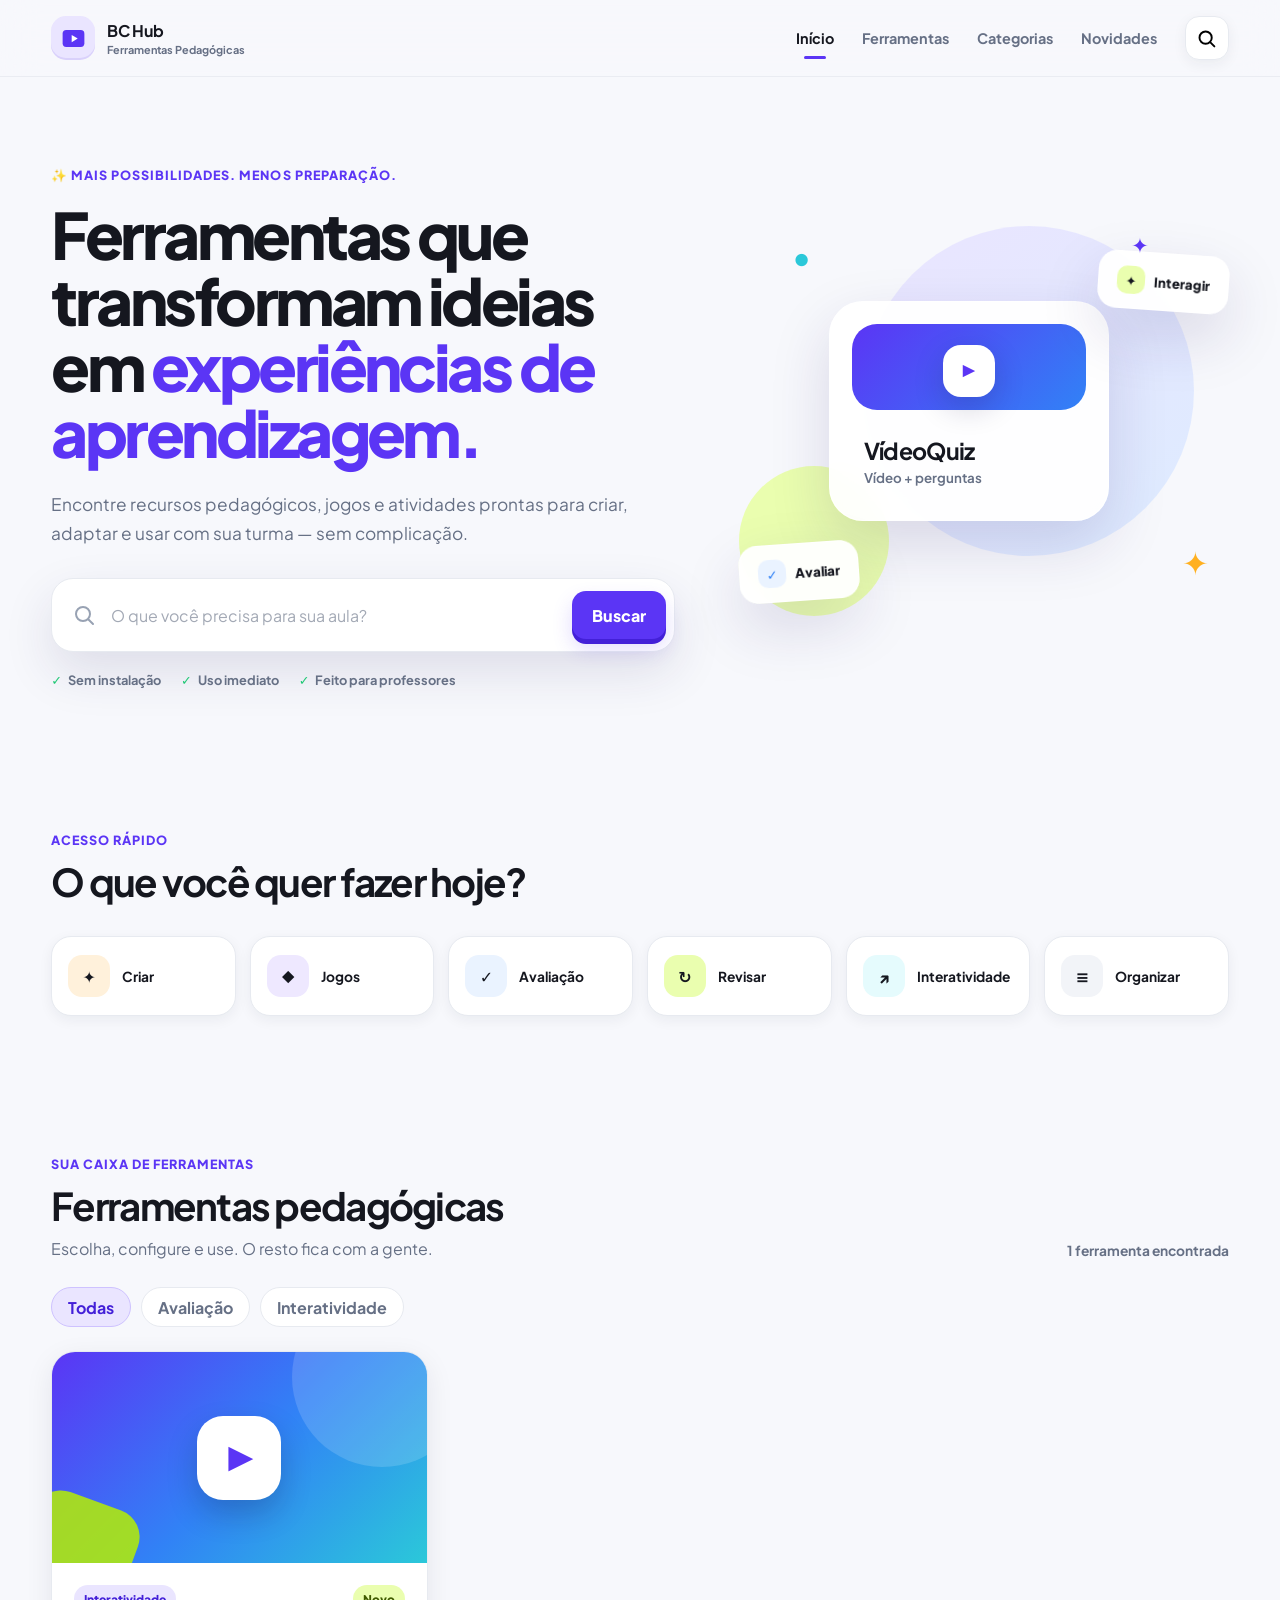
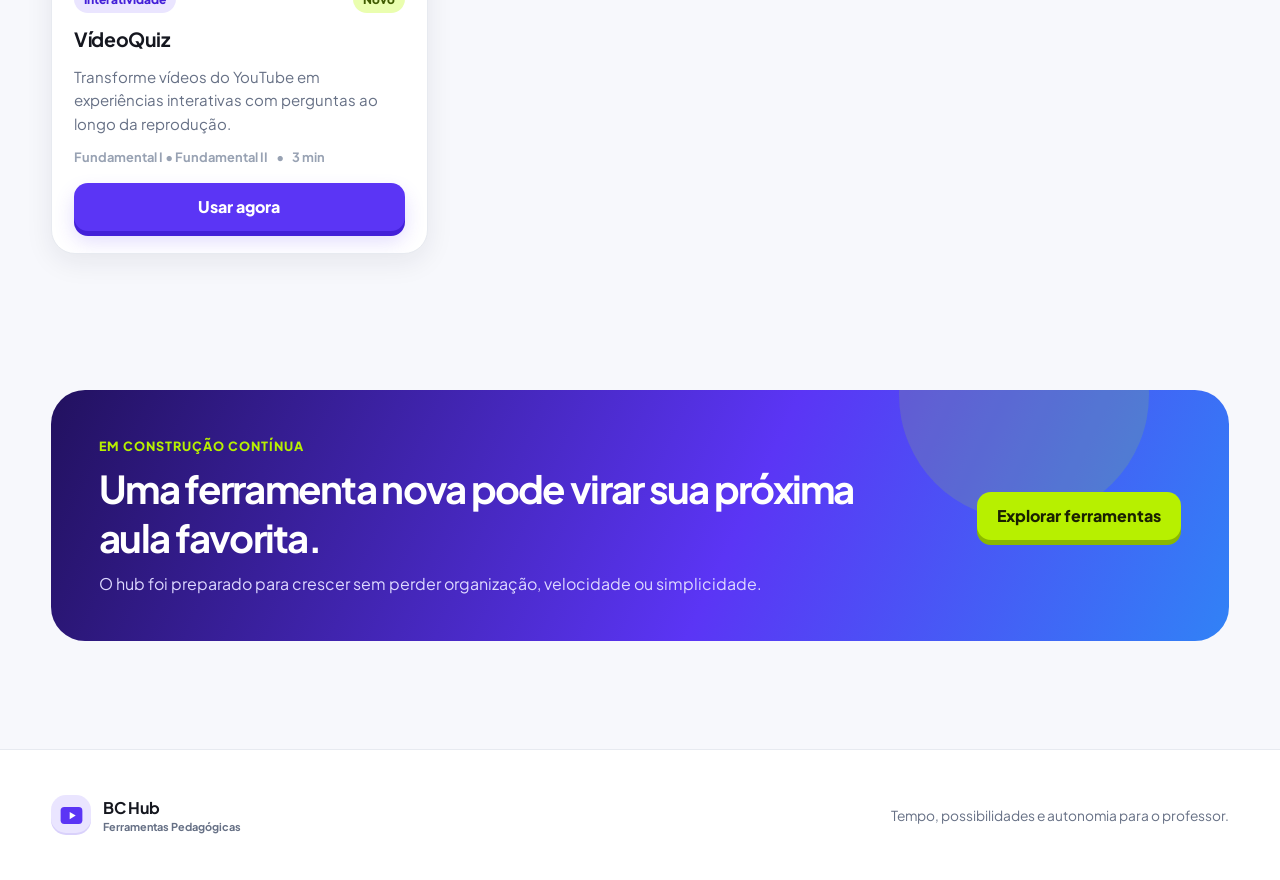
<file: index.html>
<!DOCTYPE html>
<html lang="pt-BR">
<head>
  <meta charset="UTF-8" />
  <meta name="viewport" content="width=device-width, initial-scale=1.0" />
  <meta name="description" content="BC Hub Pedagógico — ferramentas simples, lúdicas e prontas para transformar ideias em experiências de aprendizagem." />
  <title>BC Hub Pedagógico</title>
  <link rel="preconnect" href="https://fonts.googleapis.com">
  <link rel="preconnect" href="https://fonts.gstatic.com" crossorigin>
  <link href="https://fonts.googleapis.com/css2?family=Plus+Jakarta+Sans:wght@400;500;600;700;800&display=swap" rel="stylesheet">
  <link rel="stylesheet" href="./css/tokens.css" />
  <link rel="stylesheet" href="./css/components.css" />
  <link rel="stylesheet" href="./css/portal.css" />
</head>
<body>
  <a class="skip-link" href="#main">Ir para o conteúdo</a>

  <header class="site-header">
    <div class="shell header-inner">
      <a class="brand" href="./" aria-label="BC Hub Pedagógico — início">
        <span class="brand-mark" aria-hidden="true">
          <svg viewBox="0 0 48 48" role="img"><path d="M12 10h24a6 6 0 0 1 6 6v16a6 6 0 0 1-6 6H12a6 6 0 0 1-6-6V16a6 6 0 0 1 6-6Z" fill="currentColor"/><path d="m21 18 10 6-10 6V18Z" fill="white"/></svg>
        </span>
        <span>
          <strong>BC Hub</strong>
          <small>Ferramentas Pedagógicas</small>
        </span>
      </a>

      <nav class="desktop-nav" aria-label="Navegação principal">
        <a class="active" href="#inicio">Início</a>
        <a href="#ferramentas">Ferramentas</a>
        <a href="#categorias">Categorias</a>
        <a href="#novidades">Novidades</a>
      </nav>

      <button class="icon-btn" id="openSearch" type="button" aria-label="Abrir busca">
        <svg viewBox="0 0 24 24" aria-hidden="true"><path d="m21 21-4.3-4.3M11 18a7 7 0 1 1 0-14 7 7 0 0 1 0 14Z"/></svg>
      </button>
    </div>
  </header>

  <main id="main">
    <section class="hero shell" id="inicio">
      <div class="hero-copy">
        <span class="eyebrow">✨ Mais possibilidades. Menos preparação.</span>
        <h1>Ferramentas que transformam ideias em <span>experiências de aprendizagem.</span></h1>
        <p>Encontre recursos pedagógicos, jogos e atividades prontas para criar, adaptar e usar com sua turma — sem complicação.</p>

        <form class="hero-search" id="heroSearch" role="search">
          <svg viewBox="0 0 24 24" aria-hidden="true"><path d="m21 21-4.3-4.3M11 18a7 7 0 1 1 0-14 7 7 0 0 1 0 14Z"/></svg>
          <label class="sr-only" for="searchInput">Buscar ferramentas</label>
          <input id="searchInput" type="search" placeholder="O que você precisa para sua aula?" autocomplete="off" />
          <button class="btn btn-primary" type="submit">Buscar</button>
        </form>

        <div class="trust-row" aria-label="Destaques da plataforma">
          <span>Sem instalação</span>
          <span>Uso imediato</span>
          <span>Feito para professores</span>
        </div>
      </div>

      <div class="hero-art" aria-hidden="true">
        <div class="orb orb-a"></div>
        <div class="orb orb-b"></div>
        <div class="tool-collage">
          <div class="mini-card mini-card-main">
            <span class="mini-icon">▶</span>
            <strong>VídeoQuiz</strong>
            <small>Vídeo + perguntas</small>
          </div>
          <div class="mini-card mini-card-side mini-card-one"><span>✦</span> Interagir</div>
          <div class="mini-card mini-card-side mini-card-two"><span>✓</span> Avaliar</div>
          <div class="spark spark-1">✦</div>
          <div class="spark spark-2">●</div>
          <div class="spark spark-3">✦</div>
        </div>
      </div>
    </section>

    <section class="section shell" id="categorias">
      <div class="section-head compact">
        <div>
          <span class="section-kicker">Acesso rápido</span>
          <h2>O que você quer fazer hoje?</h2>
        </div>
      </div>
      <div class="quick-grid" id="categoryChips" aria-label="Categorias de ferramentas"></div>
    </section>

    <section class="section shell" id="ferramentas">
      <div class="section-head">
        <div>
          <span class="section-kicker">Sua caixa de ferramentas</span>
          <h2>Ferramentas pedagógicas</h2>
          <p>Escolha, configure e use. O resto fica com a gente.</p>
        </div>
        <div class="result-count" id="resultCount" aria-live="polite"></div>
      </div>

      <div class="filter-row" id="filterRow" aria-label="Filtros"></div>
      <div class="tools-grid" id="toolsGrid" aria-live="polite"></div>

      <div class="empty-state" id="emptyState" hidden>
        <div class="empty-icon" aria-hidden="true">⌕</div>
        <h3>Nenhuma ferramenta encontrada</h3>
        <p>Tente buscar com outras palavras ou escolha outra categoria.</p>
        <button class="btn btn-secondary" id="clearFilters" type="button">Limpar filtros</button>
      </div>
    </section>

    <section class="section shell" id="novidades">
      <div class="feature-banner">
        <div>
          <span class="section-kicker">Em construção contínua</span>
          <h2>Uma ferramenta nova pode virar sua próxima aula favorita.</h2>
          <p>O hub foi preparado para crescer sem perder organização, velocidade ou simplicidade.</p>
        </div>
        <a class="btn btn-lime" href="#ferramentas">Explorar ferramentas</a>
      </div>
    </section>
  </main>

  <footer class="site-footer">
    <div class="shell footer-inner">
      <div class="brand footer-brand">
        <span class="brand-mark" aria-hidden="true"><svg viewBox="0 0 48 48"><path d="M12 10h24a6 6 0 0 1 6 6v16a6 6 0 0 1-6 6H12a6 6 0 0 1-6-6V16a6 6 0 0 1 6-6Z" fill="currentColor"/><path d="m21 18 10 6-10 6V18Z" fill="white"/></svg></span>
        <span><strong>BC Hub</strong><small>Ferramentas Pedagógicas</small></span>
      </div>
      <p>Tempo, possibilidades e autonomia para o professor.</p>
    </div>
  </footer>

  <script type="module" src="./js/portal.js"></script>
</body>
</html>
</file>
<file: css/tokens.css>
:root {
  --brand-primary: #5b35f5;
  --brand-primary-dark: #4320d8;
  --brand-primary-light: #eae5ff;
  --brand-blue: #3182f6;
  --brand-blue-light: #eaf3ff;
  --brand-lime: #b7f000;
  --brand-lime-soft: #eafeaf;
  --accent-cyan: #2bc8d9;
  --accent-orange: #ffb020;
  --accent-yellow: #ffd43b;
  --success: #20c875;
  --warning: #ffb020;
  --danger: #f04452;

  --background: #f7f8fc;
  --surface: #ffffff;
  --surface-secondary: #f2f4f8;
  --text-primary: #15171f;
  --text-secondary: #667085;
  --text-muted: #98a2b3;
  --border: #e7eaf0;
  --divider: #eef0f4;

  --radius-sm: 12px;
  --radius-md: 18px;
  --radius-lg: 24px;
  --radius-xl: 32px;
  --radius-pill: 999px;

  --shadow-sm: 0 4px 14px rgba(22, 29, 50, 0.06);
  --shadow-md: 0 8px 28px rgba(22, 29, 50, 0.08);
  --shadow-lg: 0 18px 48px rgba(38, 28, 99, 0.14);

  --font: 'Plus Jakarta Sans', system-ui, -apple-system, BlinkMacSystemFont, 'Segoe UI', sans-serif;
  --shell: 1440px;
  --ease: cubic-bezier(0.2, 0.8, 0.2, 1);
  --micro: 120ms;
  --standard: 220ms;
}
</file>
<file: css/components.css>
*{box-sizing:border-box}html{scroll-behavior:smooth}body{margin:0;font-family:var(--font);background:var(--background);color:var(--text-primary);-webkit-font-smoothing:antialiased}a{color:inherit;text-decoration:none}button,input{font:inherit}.shell{width:min(92%,var(--shell));margin-inline:auto}.sr-only{position:absolute!important;width:1px;height:1px;padding:0;margin:-1px;overflow:hidden;clip:rect(0,0,0,0);white-space:nowrap;border:0}.skip-link{position:fixed;left:16px;top:-80px;z-index:9999;background:#111827;color:#fff;padding:12px 16px;border-radius:12px;transition:top var(--standard) var(--ease)}.skip-link:focus{top:16px}.btn{min-height:48px;border:0;border-radius:14px;padding:0 20px;display:inline-flex;align-items:center;justify-content:center;gap:10px;font-weight:800;cursor:pointer;transition:transform var(--micro) var(--ease),box-shadow var(--micro) var(--ease),filter var(--micro) var(--ease);position:relative}.btn:focus-visible,.icon-btn:focus-visible,.filter-chip:focus-visible,.quick-card:focus-visible,a:focus-visible{outline:3px solid rgba(49,130,246,.35);outline-offset:3px}.btn-primary{background:var(--brand-primary);color:#fff;box-shadow:0 5px 0 var(--brand-primary-dark),0 10px 20px rgba(91,53,245,.18)}.btn-primary:hover{filter:brightness(1.05);transform:translateY(-1px)}.btn-primary:active{transform:translateY(4px);box-shadow:0 1px 0 var(--brand-primary-dark)}.btn-secondary{background:#fff;color:var(--text-primary);border:1px solid var(--border);box-shadow:0 4px 0 #d9dee8}.btn-secondary:active{transform:translateY(3px);box-shadow:0 1px 0 #d9dee8}.btn-lime{background:var(--brand-lime);color:#1a2100;box-shadow:0 5px 0 #8ab800}.btn-lime:active{transform:translateY(4px);box-shadow:0 1px 0 #8ab800}.icon-btn{width:44px;height:44px;border:1px solid var(--border);background:#fff;border-radius:14px;display:grid;place-items:center;cursor:pointer;box-shadow:var(--shadow-sm);transition:transform var(--micro) var(--ease),border-color var(--micro) var(--ease)}.icon-btn:hover{transform:translateY(-2px);border-color:#d5d9e2}.icon-btn svg{width:21px;fill:none;stroke:currentColor;stroke-width:2.2;stroke-linecap:round}.section-kicker,.eyebrow{font-size:.79rem;font-weight:800;letter-spacing:.08em;text-transform:uppercase;color:var(--brand-primary)}.filter-chip{min-height:40px;padding:0 16px;border-radius:var(--radius-pill);border:1px solid var(--border);background:#fff;color:var(--text-secondary);font-weight:700;cursor:pointer;transition:all var(--standard) var(--ease)}.filter-chip:hover{border-color:#cdd3df;color:var(--text-primary)}.filter-chip.active{background:var(--brand-primary-light);border-color:#cec2ff;color:var(--brand-primary-dark)}.tool-card{background:#fff;border:1px solid var(--border);border-radius:var(--radius-lg);overflow:hidden;box-shadow:var(--shadow-md);display:flex;flex-direction:column;min-height:100%;transition:transform var(--standard) var(--ease),box-shadow var(--standard) var(--ease),border-color var(--standard) var(--ease)}.tool-card:hover{transform:translateY(-5px);box-shadow:var(--shadow-lg);border-color:#d8d1ff}.tool-cover{aspect-ratio:16/9;display:flex;align-items:center;justify-content:center;position:relative;overflow:hidden;background:linear-gradient(135deg,#5b35f5 0%,#3182f6 52%,#2bc8d9 100%)}.tool-cover::before{content:'';position:absolute;width:180px;height:180px;border-radius:50%;background:rgba(255,255,255,.15);right:-45px;top:-65px}.tool-cover::after{content:'';position:absolute;width:110px;height:110px;border-radius:28px;transform:rotate(20deg);background:rgba(183,240,0,.84);left:-30px;bottom:-45px}.cover-icon{width:84px;height:84px;border-radius:26px;background:#fff;display:grid;place-items:center;font-size:2rem;font-weight:900;color:var(--brand-primary);box-shadow:0 14px 30px rgba(16,17,44,.22);z-index:2;transition:transform var(--standard) var(--ease)}.tool-card:hover .cover-icon{transform:scale(1.025)}.tool-body{padding:22px;display:flex;flex-direction:column;gap:14px;flex:1}.tool-topline{display:flex;align-items:center;justify-content:space-between;gap:12px}.badge{display:inline-flex;align-items:center;min-height:28px;padding:0 10px;border-radius:var(--radius-pill);background:var(--brand-primary-light);color:var(--brand-primary-dark);font-size:.75rem;font-weight:800}.new-badge{background:var(--brand-lime-soft);color:#405b00}.tool-card h3{font-size:1.22rem;margin:0;letter-spacing:-.02em}.tool-card p{margin:0;color:var(--text-secondary);line-height:1.55;font-size:.94rem}.tool-meta{display:flex;gap:8px;flex-wrap:wrap;color:var(--text-muted);font-size:.8rem;font-weight:700}.tool-actions{display:flex;align-items:center;justify-content:space-between;gap:12px;margin-top:auto;padding-top:4px}.tool-actions .btn{width:100%}@media (prefers-reduced-motion:reduce){*,*::before,*::after{scroll-behavior:auto!important;transition-duration:.01ms!important;animation-duration:.01ms!important;animation-iteration-count:1!important}}
</file>
<file: css/portal.css>
.site-header{position:sticky;top:0;z-index:100;background:rgba(247,248,252,.88);backdrop-filter:blur(18px);border-bottom:1px solid rgba(231,234,240,.82)}.header-inner{height:76px;display:flex;align-items:center;justify-content:space-between;gap:28px}.brand{display:inline-flex;align-items:center;gap:12px}.brand-mark{width:44px;height:44px;display:grid;place-items:center;border-radius:15px;color:var(--brand-primary);background:var(--brand-primary-light);box-shadow:inset 0 -2px 0 rgba(67,32,216,.1)}.brand-mark svg{width:29px}.brand strong{display:block;font-size:1rem;letter-spacing:-.02em}.brand small{display:block;color:var(--text-secondary);font-size:.68rem;font-weight:700;margin-top:2px}.desktop-nav{display:flex;align-items:center;gap:28px;margin-left:auto}.desktop-nav a{font-size:.9rem;font-weight:700;color:var(--text-secondary);position:relative}.desktop-nav a:hover,.desktop-nav a.active{color:var(--text-primary)}.desktop-nav a.active::after{content:'';position:absolute;left:50%;bottom:-12px;width:22px;height:3px;background:var(--brand-primary);border-radius:99px;transform:translateX(-50%)}.hero{min-height:610px;display:grid;grid-template-columns:minmax(0,1.12fr) minmax(380px,.88fr);align-items:center;gap:64px;padding-block:86px 72px}.hero-copy{max-width:790px}.hero h1{font-size:clamp(2.7rem,5vw,4.8rem);line-height:1.03;letter-spacing:-.055em;margin:18px 0 24px;font-weight:800}.hero h1 span{color:var(--brand-primary)}.hero p{max-width:690px;color:var(--text-secondary);font-size:1.08rem;line-height:1.7;margin:0 0 30px}.hero-search{width:min(100%,720px);min-height:74px;padding:8px 8px 8px 20px;border-radius:22px;background:#fff;border:1px solid var(--border);box-shadow:0 20px 50px rgba(39,30,88,.12);display:flex;align-items:center;gap:13px}.hero-search>svg{width:24px;min-width:24px;fill:none;stroke:var(--text-muted);stroke-width:2;stroke-linecap:round}.hero-search input{border:0;outline:0;flex:1;min-width:0;font-size:1rem;color:var(--text-primary);background:transparent}.hero-search input::placeholder{color:#a3a9b5}.trust-row{display:flex;gap:20px;flex-wrap:wrap;margin-top:20px;color:var(--text-secondary);font-size:.8rem;font-weight:700}.trust-row span::before{content:'✓';color:var(--success);font-weight:900;margin-right:6px}.hero-art{min-height:420px;position:relative;display:grid;place-items:center}.tool-collage{width:min(100%,490px);height:390px;position:relative}.orb{position:absolute;border-radius:50%;filter:blur(.1px)}.orb-a{width:330px;height:330px;background:linear-gradient(145deg,#eae5ff,#ddebff);right:35px;top:10px}.orb-b{width:150px;height:150px;background:var(--brand-lime-soft);left:0;bottom:20px}.mini-card{position:absolute;background:rgba(255,255,255,.94);border:1px solid rgba(255,255,255,.9);box-shadow:0 24px 60px rgba(40,28,104,.15);backdrop-filter:blur(12px)}.mini-card-main{left:90px;top:70px;width:280px;height:220px;border-radius:34px;padding:34px;display:flex;flex-direction:column;justify-content:flex-end}.mini-card-main::before{content:'';position:absolute;inset:22px 22px auto;height:86px;border-radius:25px;background:linear-gradient(135deg,var(--brand-primary),var(--brand-blue))}.mini-card-main strong{font-size:1.45rem;letter-spacing:-.03em}.mini-card-main small{color:var(--text-secondary);font-weight:650;margin-top:4px}.mini-icon{position:absolute;top:43px;left:50%;transform:translateX(-50%);z-index:2;width:52px;height:52px;border-radius:18px;background:#fff;color:var(--brand-primary);display:grid;place-items:center;box-shadow:0 10px 30px rgba(25,18,72,.2)}.mini-card-side{border-radius:19px;padding:14px 18px;font-size:.83rem;font-weight:800;display:flex;align-items:center;gap:9px}.mini-card-side span{width:28px;height:28px;border-radius:10px;display:grid;place-items:center}.mini-card-one{right:0;top:22px;transform:rotate(4deg)}.mini-card-one span{background:var(--brand-lime-soft)}.mini-card-two{left:0;bottom:20px;transform:rotate(-4deg)}.mini-card-two span{background:var(--brand-blue-light);color:var(--brand-blue)}.spark{position:absolute;font-weight:900}.spark-1{right:20px;bottom:38px;color:var(--accent-orange);font-size:2rem}.spark-2{left:55px;top:18px;color:var(--accent-cyan);font-size:1rem}.spark-3{right:80px;top:0;color:var(--brand-primary);font-size:1.3rem}.section{padding-block:68px}.section-head{display:flex;align-items:flex-end;justify-content:space-between;gap:28px;margin-bottom:28px}.section-head.compact{margin-bottom:22px}.section-head h2{font-size:clamp(1.8rem,3vw,2.5rem);letter-spacing:-.045em;margin:8px 0 8px}.section-head p{margin:0;color:var(--text-secondary)}.result-count{font-size:.86rem;color:var(--text-secondary);font-weight:700}.quick-grid{display:grid;grid-template-columns:repeat(6,1fr);gap:14px}.quick-card{border:1px solid var(--border);background:#fff;border-radius:20px;padding:18px 16px;display:flex;align-items:center;gap:12px;cursor:pointer;box-shadow:var(--shadow-sm);transition:transform var(--standard) var(--ease),box-shadow var(--standard) var(--ease),border-color var(--standard) var(--ease);text-align:left;color:var(--text-primary)}.quick-card:hover{transform:translateY(-3px);box-shadow:var(--shadow-md);border-color:#d9d1ff}.quick-icon{width:42px;height:42px;border-radius:14px;display:grid;place-items:center;font-weight:900;font-size:1rem}.quick-card strong{font-size:.86rem}.filter-row{display:flex;gap:10px;flex-wrap:wrap;margin-bottom:24px}.tools-grid{display:grid;grid-template-columns:repeat(3,minmax(0,1fr));gap:24px}.empty-state{text-align:center;background:#fff;border:1px dashed #d7dbe5;border-radius:28px;padding:52px 24px}.empty-icon{font-size:2.4rem;color:var(--brand-primary)}.empty-state h3{margin:12px 0 7px}.empty-state p{color:var(--text-secondary);margin:0 0 20px}.feature-banner{border-radius:34px;background:linear-gradient(115deg,#22115f,#5b35f5 58%,#3182f6);color:#fff;padding:44px 48px;display:flex;align-items:center;justify-content:space-between;gap:32px;position:relative;overflow:hidden}.feature-banner::after{content:'';position:absolute;width:250px;height:250px;border-radius:50%;background:rgba(183,240,0,.14);right:80px;top:-120px}.feature-banner .section-kicker{color:var(--brand-lime)}.feature-banner h2{max-width:780px;font-size:clamp(1.8rem,3vw,2.7rem);letter-spacing:-.045em;margin:9px 0}.feature-banner p{max-width:720px;color:#ded9ff;line-height:1.65;margin:0}.feature-banner .btn{z-index:2;white-space:nowrap}.site-footer{border-top:1px solid var(--border);background:#fff;margin-top:40px}.footer-inner{min-height:130px;display:flex;align-items:center;justify-content:space-between;gap:30px}.footer-inner p{color:var(--text-secondary);font-size:.86rem}.footer-brand .brand-mark{width:40px;height:40px}@media(max-width:1100px){.desktop-nav{display:none}.hero{grid-template-columns:1fr;padding-top:58px;gap:18px}.hero-copy{text-align:center;margin-inline:auto}.hero p,.hero-search{margin-inline:auto}.trust-row{justify-content:center}.hero-art{min-height:360px}.quick-grid{grid-template-columns:repeat(3,1fr)}.tools-grid{grid-template-columns:repeat(2,minmax(0,1fr))}}@media(max-width:700px){.shell{width:min(92%,100%)}.header-inner{height:68px}.brand small{display:none}.hero{padding-block:44px 36px}.hero h1{font-size:clamp(2.25rem,12vw,3.4rem)}.hero p{font-size:1rem}.hero-search{min-height:64px;padding-left:16px}.hero-search .btn{padding-inline:16px}.trust-row{gap:10px 16px}.hero-art{min-height:295px}.tool-collage{transform:scale(.78);transform-origin:top center;height:300px}.section{padding-block:46px}.quick-grid{grid-template-columns:repeat(2,1fr)}.quick-card{padding:14px 12px}.quick-icon{width:38px;height:38px}.tools-grid{grid-template-columns:1fr}.section-head{align-items:flex-start;flex-direction:column}.feature-banner{padding:32px 26px;align-items:flex-start;flex-direction:column}.footer-inner{padding-block:26px;align-items:flex-start;flex-direction:column}.footer-inner p{margin:0}}@media(max-width:430px){.hero-search{display:grid;grid-template-columns:auto 1fr}.hero-search .btn{grid-column:1/-1;width:100%}.quick-grid{grid-template-columns:1fr 1fr}.quick-card{flex-direction:column;align-items:flex-start}.tool-collage{transform:scale(.68)}}
</file>
